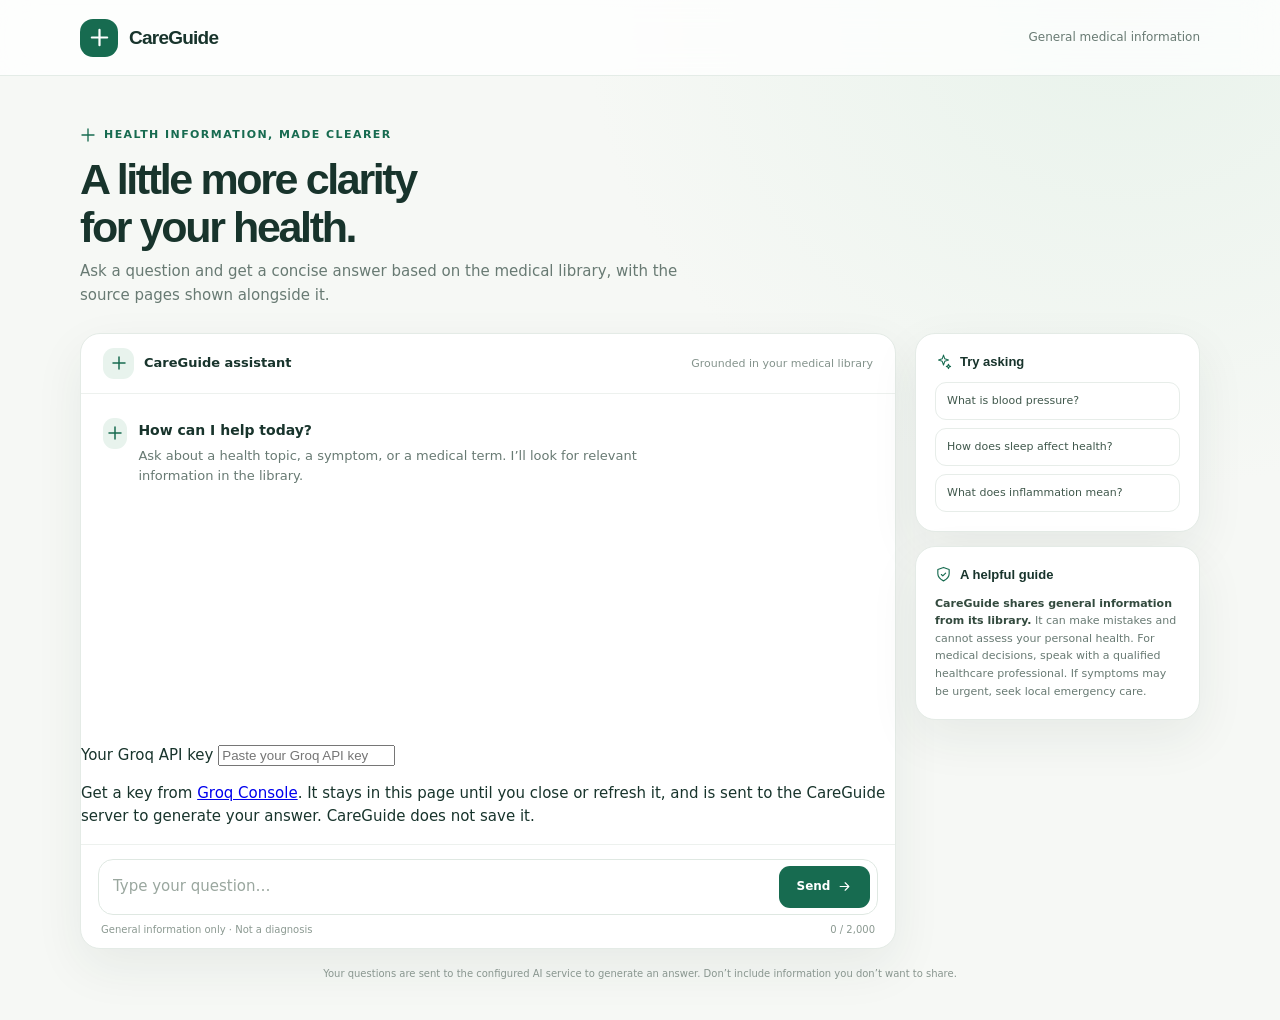
<file: public/index.html>
﻿<!doctype html>
<html lang="en">
<head>
  <meta charset="utf-8">
  <meta name="viewport" content="width=device-width, initial-scale=1">
  <meta name="theme-color" content="#f6f8f5">
  <meta name="description" content="Ask general health questions and explore answers grounded in a medical reference library.">
  <title>CareGuide | Medical Q&amp;A</title>
  <link rel="stylesheet" href="/static/css/chat.css">
  <script src="/static/js/chat.js" defer></script>
</head>
<body>
  <header class="site-header">
    <div class="header-inner">
      <a class="brand" href="/" aria-label="CareGuide home">
        <span class="brand-mark" aria-hidden="true">
          <svg viewBox="0 0 24 24" fill="none"><path d="M12 4v16M4 12h16" stroke="currentColor" stroke-width="2.3" stroke-linecap="round"/></svg>
        </span>
        <span>CareGuide</span>
      </a>
      <div class="header-note">General medical information</div>
    </div>
  </header>

  <main>
    <section class="hero" aria-labelledby="page-title">
      <div class="eyebrow">
        <svg viewBox="0 0 24 24" fill="none" aria-hidden="true"><path d="M12 3v18M3 12h18" stroke="currentColor" stroke-width="2" stroke-linecap="round"/></svg>
        Health information, made clearer
      </div>
      <h1 id="page-title">A little more clarity<br>for your health.</h1>
      <p>Ask a question and get a concise answer based on the medical library, with the source pages shown alongside it.</p>
    </section>

    <div class="workspace">
      <section class="chat-card" aria-label="Chat with CareGuide">
        <div class="chat-topline">
          <div class="chat-title">
            <span class="assistant-avatar" aria-hidden="true"><svg viewBox="0 0 24 24" fill="none"><path d="M12 4v16M4 12h16" stroke="currentColor" stroke-width="2" stroke-linecap="round"/></svg></span>
            <span>CareGuide assistant</span>
          </div>
          <span class="chat-meta">Grounded in your medical library</span>
        </div>

        <div id="conversation" class="conversation" role="log" aria-live="polite" aria-relevant="additions text">
          <div class="welcome" id="welcome">
            <span class="assistant-avatar" aria-hidden="true"><svg viewBox="0 0 24 24" fill="none"><path d="M12 4v16M4 12h16" stroke="currentColor" stroke-width="2" stroke-linecap="round"/></svg></span>
            <div class="welcome-copy"><strong>How can I help today?</strong>Ask about a health topic, a symptom, or a medical term. I’ll look for relevant information in the library.</div>
          </div>
        </div>

        <div class="key-entry">
          <label for="groq-api-key">Your Groq API key</label>
          <input id="groq-api-key" name="groq-api-key" type="password" autocomplete="off" spellcheck="false" placeholder="Paste your Groq API key" required>
          <p>Get a key from <a href="https://console.groq.com/keys" target="_blank" rel="noopener noreferrer">Groq Console</a>. It stays in this page until you close or refresh it, and is sent to the CareGuide server to generate your answer. CareGuide does not save it.</p>
        </div>

        <form id="chat-form" class="composer">
          <div class="input-wrap">
            <textarea id="question" name="message" rows="1" maxlength="2000" placeholder="Type your question…" aria-label="Your question" required></textarea>
            <button class="send-button" id="send-button" type="submit">
              <span>Send</span>
              <svg viewBox="0 0 24 24" fill="none" aria-hidden="true"><path d="M5 12h13M13 6l6 6-6 6" stroke="currentColor" stroke-width="1.8" stroke-linecap="round" stroke-linejoin="round"/></svg>
            </button>
          </div>
          <div class="composer-foot"><span>General information only · Not a diagnosis</span><span id="character-count">0 / 2,000</span></div>
        </form>
      </section>

      <aside class="side-column" aria-label="Question ideas and safety information">
        <section class="side-card">
          <h2 class="side-heading"><svg viewBox="0 0 24 24" fill="none" aria-hidden="true"><path d="M12 3l1.8 5.2L19 10l-5.2 1.8L12 17l-1.8-5.2L5 10l5.2-1.8L12 3ZM19 16l.9 2.1L22 19l-2.1.9L19 22l-.9-2.1L16 19l2.1-.9L19 16Z" stroke="currentColor" stroke-width="1.5" stroke-linejoin="round"/></svg>Try asking</h2>
          <div class="prompt-list">
            <button class="prompt-button" type="button" data-question="What is blood pressure?">What is blood pressure?</button>
            <button class="prompt-button" type="button" data-question="How does sleep affect health?">How does sleep affect health?</button>
            <button class="prompt-button" type="button" data-question="What does inflammation mean?">What does inflammation mean?</button>
          </div>
        </section>
        <section class="side-card">
          <h2 class="side-heading"><svg viewBox="0 0 24 24" fill="none" aria-hidden="true"><path d="M12 21s8-4 8-10V5l-8-3-8 3v6c0 6 8 10 8 10Z" stroke="currentColor" stroke-width="1.6" stroke-linejoin="round"/><path d="m9 12 2 2 4-4" stroke="currentColor" stroke-width="1.6" stroke-linecap="round" stroke-linejoin="round"/></svg>A helpful guide</h2>
          <p class="safety-copy"><strong>CareGuide shares general information from its library.</strong> It can make mistakes and cannot assess your personal health. For medical decisions, speak with a qualified healthcare professional. If symptoms may be urgent, seek local emergency care.</p>
        </section>
      </aside>
    </div>
    <p class="disclaimer">Your questions are sent to the configured AI service to generate an answer. Don’t include information you don’t want to share.</p>
  </main>
</body>
</html>
</file>
<file: static/css/chat.css>
:root {
  color-scheme: light;
  --ink: #18342c;
  --muted: #687a73;
  --green: #176b50;
  --green-dark: #10543f;
  --green-light: #e8f3ed;
  --line: #e4ebe6;
  --paper: #fff;
  --canvas: #f6f8f5;
  --shadow: 0 18px 50px rgb(32 57 43 / 7%);
}

* { box-sizing: border-box; }
body {
  margin: 0;
  min-height: 100vh;
  background:
    radial-gradient(ellipse at 88% 0%, rgb(223 239 228 / 60%), transparent 34rem),
    var(--canvas);
  color: var(--ink);
  font: 15px/1.55 "DM Sans", ui-sans-serif, system-ui, -apple-system, "Segoe UI", sans-serif;
}
button, textarea { font: inherit; }
button:focus-visible, textarea:focus-visible { outline: 3px solid rgb(23 107 80 / 30%); outline-offset: 2px; }

.site-header {
  height: 76px;
  border-bottom: 1px solid rgb(223 232 226 / 82%);
  background: rgb(255 255 255 / 76%);
  backdrop-filter: blur(16px);
}
.header-inner, main { width: min(1120px, calc(100% - 48px)); margin: 0 auto; }
.header-inner { height: 100%; display: flex; align-items: center; justify-content: space-between; }
.brand { display: inline-flex; align-items: center; gap: 11px; color: var(--ink); text-decoration: none; font: 800 19px/1 Manrope, sans-serif; letter-spacing: -.04em; }
.brand-mark { display: grid; width: 38px; height: 38px; place-items: center; border-radius: 13px; background: var(--green); color: #fff; }
.brand-mark svg { width: 23px; height: 23px; }
.header-note { display: flex; align-items: center; gap: 8px; color: var(--muted); font-size: 12px; }

main { padding: 50px 0 38px; }
.hero { margin: 0 0 26px; }
.eyebrow { display: flex; align-items: center; gap: 8px; color: var(--green); font-size: 11px; font-weight: 700; letter-spacing: .13em; text-transform: uppercase; }
.eyebrow svg { width: 16px; height: 16px; }
h1 { margin: 12px 0 9px; font: 700 clamp(31px, 4vw, 43px)/1.12 Manrope, sans-serif; letter-spacing: -.055em; }
.hero p { max-width: 620px; margin: 0; color: var(--muted); font-size: 15px; }

.workspace { display: grid; grid-template-columns: minmax(0, 1fr) 285px; gap: 19px; align-items: start; }
.chat-card, .side-card { border: 1px solid var(--line); border-radius: 20px; background: var(--paper); box-shadow: var(--shadow); }
.chat-card { overflow: hidden; }
.chat-topline { display: flex; align-items: center; justify-content: space-between; min-height: 60px; padding: 0 22px; border-bottom: 1px solid #edf1ee; }
.chat-title { display: flex; align-items: center; gap: 10px; font-size: 13px; font-weight: 700; }
.assistant-avatar { display: grid; width: 31px; height: 31px; place-items: center; border-radius: 11px; background: var(--green-light); color: var(--green); }
.assistant-avatar svg { width: 18px; height: 18px; }
.chat-meta { color: #84938c; font-size: 11px; }
.conversation { display: flex; min-height: 350px; max-height: min(57vh, 560px); flex-direction: column; gap: 17px; overflow-y: auto; padding: 24px 22px; scroll-behavior: smooth; }
.welcome { display: flex; align-items: flex-start; gap: 11px; max-width: 560px; }
.welcome-copy { padding-top: 2px; color: var(--muted); font-size: 13px; }
.welcome-copy strong { display: block; margin-bottom: 4px; color: var(--ink); font-size: 14px; }
.message { display: flex; align-items: flex-start; gap: 10px; max-width: 94%; animation: rise-in .18s ease-out; }
.message.user { align-self: flex-end; flex-direction: row-reverse; }
.message-avatar { display: grid; width: 29px; height: 29px; flex: 0 0 29px; place-items: center; border-radius: 10px; background: var(--green-light); color: var(--green); font-size: 11px; font-weight: 700; }
.message.user .message-avatar { background: #edf0ee; color: #526159; }
.message-body { min-width: 0; }
.message-label { display: block; margin: 0 2px 4px; color: #819087; font-size: 10px; font-weight: 700; letter-spacing: .04em; }
.message.user .message-label { text-align: right; }
.bubble { padding: 10px 13px; border-radius: 4px 15px 15px; background: #f1f6f2; color: #263c33; white-space: pre-wrap; overflow-wrap: anywhere; }
.message.user .bubble { border-radius: 15px 4px 15px 15px; background: var(--green); color: #fff; }
.message.error .bubble { background: #fff1ec; color: #873e29; }
.sources { display: flex; flex-wrap: wrap; gap: 6px; margin-top: 8px; }
.source-chip { display: inline-flex; align-items: center; gap: 5px; border: 1px solid #e1eae4; border-radius: 8px; padding: 4px 7px; background: #fff; color: #5a7064; font-size: 10px; }
.source-chip svg { width: 12px; height: 12px; color: var(--green); }
.typing { color: var(--muted); font-size: 12px; }
.typing-dots::after { content: ""; animation: dots 1.2s infinite steps(4); }
@keyframes dots { 0% { content: ""; } 25% { content: "."; } 50% { content: ".."; } 75%, 100% { content: "..."; } }
@keyframes rise-in { from { opacity: 0; transform: translateY(4px); } to { opacity: 1; transform: translateY(0); } }

.composer { border-top: 1px solid #edf1ee; padding: 14px 17px 11px; }
.input-wrap { display: flex; align-items: flex-end; gap: 10px; border: 1px solid #dfe8e2; border-radius: 15px; padding: 6px 7px 6px 14px; background: #fff; transition: border-color .15s, box-shadow .15s; }
.input-wrap:focus-within { border-color: #80ad96; box-shadow: 0 0 0 3px rgb(23 107 80 / 8%); }
textarea { width: 100%; min-height: 42px; max-height: 132px; resize: none; border: 0; outline: 0; padding: 9px 0; background: transparent; color: var(--ink); }
textarea::placeholder { color: #9aa79f; }
.send-button { display: inline-flex; min-width: 91px; height: 42px; align-items: center; justify-content: center; gap: 7px; border: 0; border-radius: 11px; background: var(--green); color: #fff; font-size: 12px; font-weight: 700; cursor: pointer; transition: background .15s, transform .15s; }
.send-button:hover:not(:disabled) { transform: translateY(-1px); background: var(--green-dark); }
.send-button:disabled { opacity: .55; cursor: wait; }
.send-button svg { width: 15px; height: 15px; }
.composer-foot { display: flex; justify-content: space-between; gap: 12px; padding: 7px 3px 0; color: #8b9991; font-size: 10px; }

.side-card { padding: 19px; }
.side-card + .side-card { margin-top: 14px; }
.side-heading { display: flex; align-items: center; gap: 8px; margin: 0 0 12px; font: 700 13px Manrope, sans-serif; }
.side-heading svg { width: 17px; height: 17px; color: var(--green); }
.prompt-list { display: grid; gap: 8px; }
.prompt-button { width: 100%; border: 1px solid #e7ede9; border-radius: 11px; padding: 10px 11px; background: #fff; color: #40584c; text-align: left; font-size: 11px; line-height: 1.45; cursor: pointer; transition: border-color .15s, background .15s, color .15s; }
.prompt-button:hover { border-color: #abc8b7; background: #f6faf7; color: var(--green-dark); }
.safety-copy { margin: 0; color: var(--muted); font-size: 11px; line-height: 1.6; }
.safety-copy strong { color: #334a3e; }
.disclaimer { margin: 17px 3px 0; color: #89968f; text-align: center; font-size: 10px; }

@media (max-width: 820px) {
  .workspace { grid-template-columns: minmax(0, 1fr); }
  .side-column { display: grid; grid-template-columns: 1fr 1fr; gap: 12px; }
  .side-card + .side-card { margin-top: 0; }
}
@media (max-width: 560px) {
  .site-header { height: 66px; }
  .header-inner, main { width: min(100% - 30px, 1120px); }
  main { padding-top: 34px; }
  .header-note { font-size: 10px; }
  h1 { font-size: 34px; }
  .hero p { font-size: 13px; }
  .chat-topline { min-height: 55px; padding: 0 15px; }
  .conversation { min-height: 320px; max-height: 52vh; padding: 18px 14px; }
  .message { max-width: 98%; }
  .composer { padding: 11px 10px 9px; }
  .input-wrap { gap: 6px; padding-left: 10px; }
  .send-button { min-width: 76px; }
  .composer-foot { font-size: 9px; }
  .side-column { grid-template-columns: 1fr; }
  .side-card { padding: 16px; }
}
@media (prefers-reduced-motion: reduce) {
  *, *::before, *::after { scroll-behavior: auto !important; animation-duration: .01ms !important; animation-iteration-count: 1 !important; transition-duration: .01ms !important; }
}
</file>
